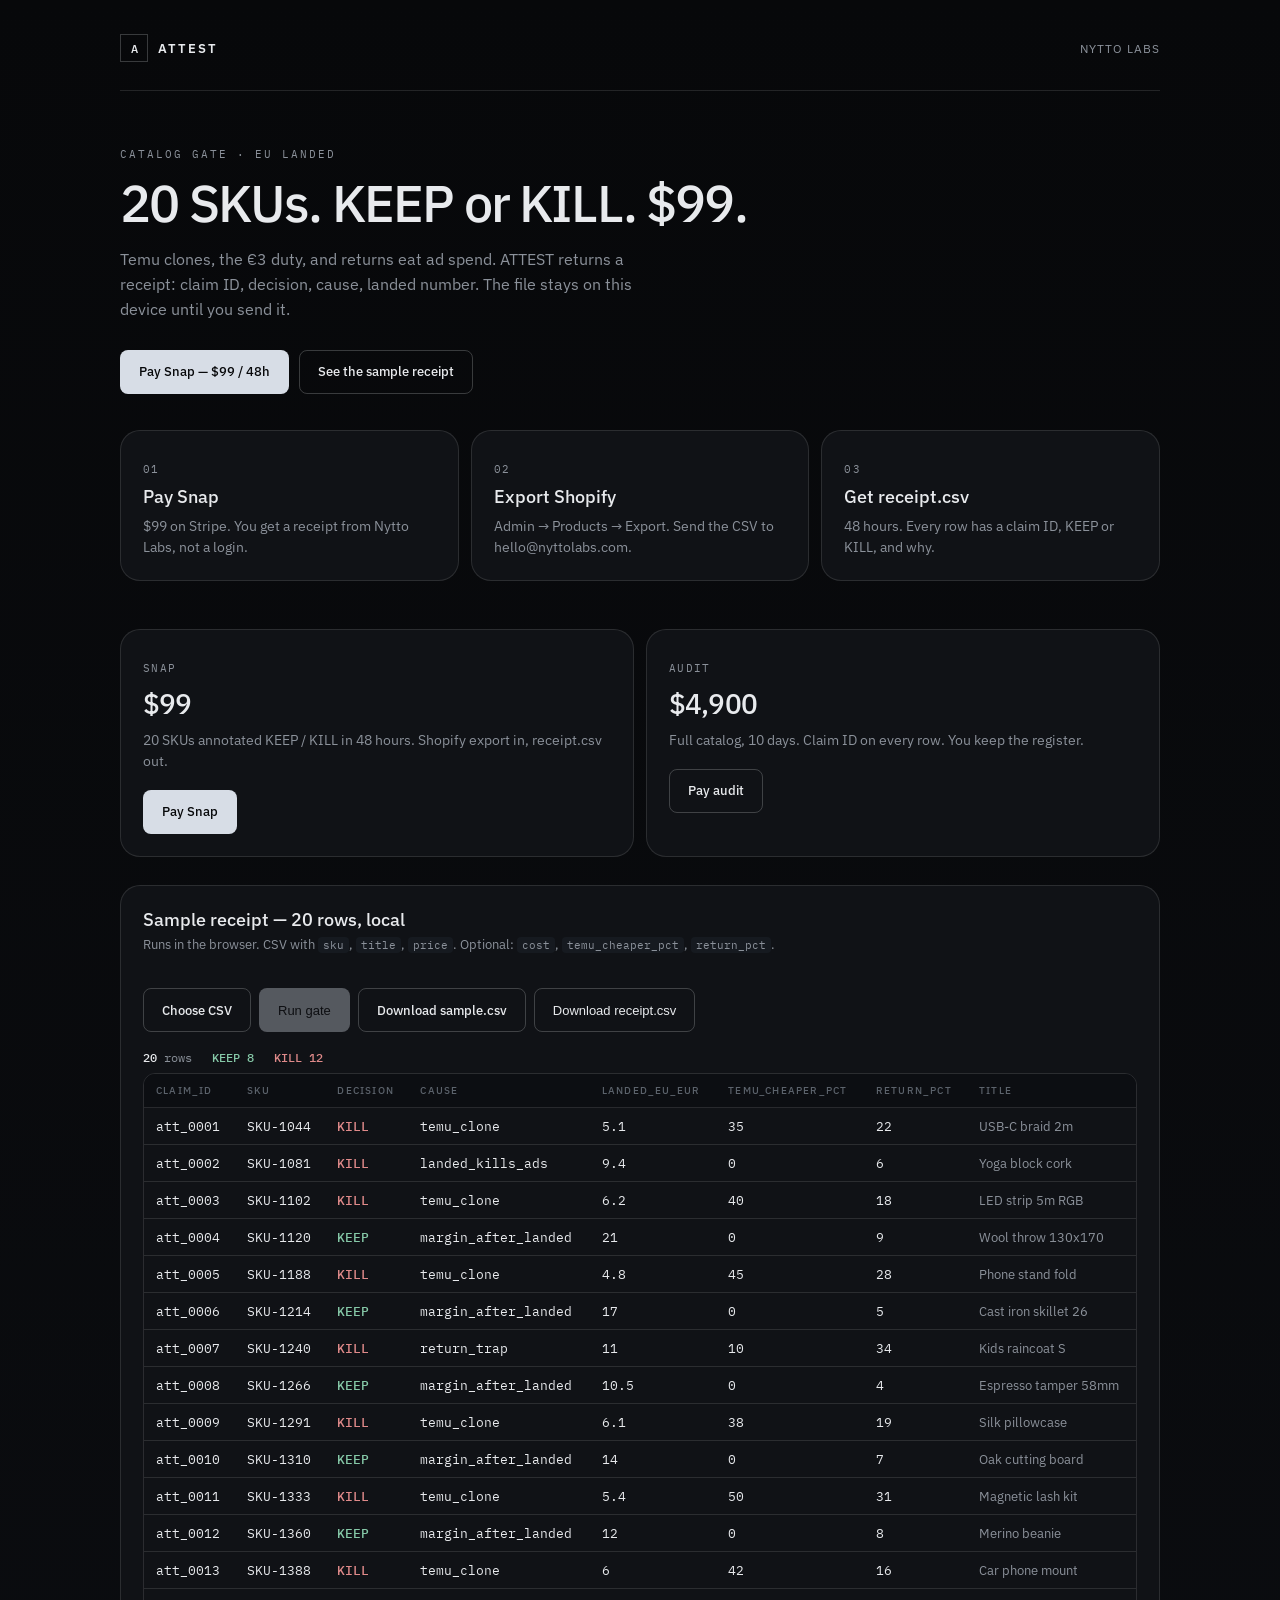
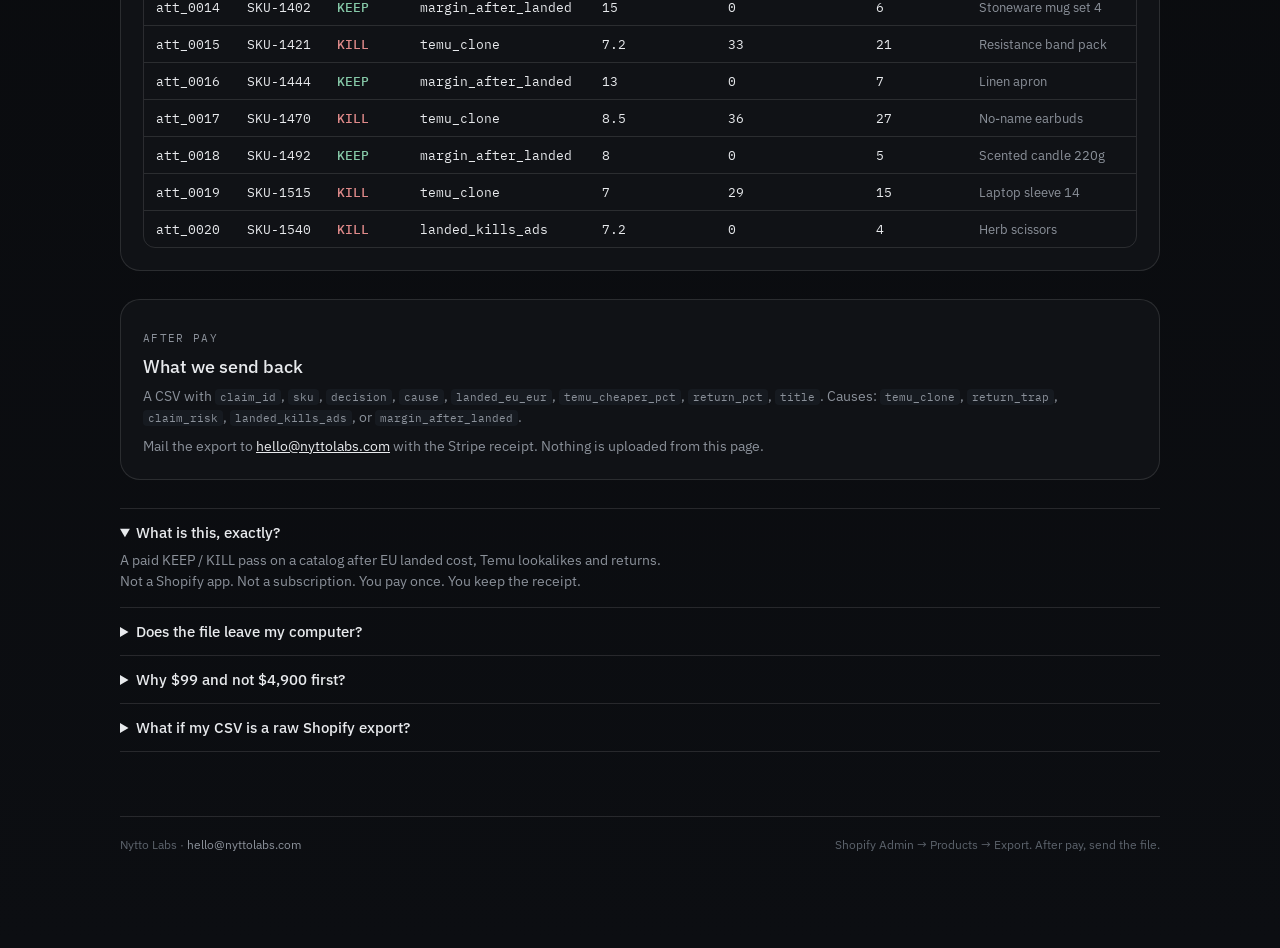
<file: index.html>
<!DOCTYPE html>
<html lang="en">
<head>
  <meta charset="utf-8" />
  <meta name="viewport" content="width=device-width, initial-scale=1" />
  <title>ATTEST — catalog in, receipt out</title>
  <meta name="description" content="20 SKUs KEEP or KILL for $99. Shopify export in, receipt.csv out. Claim ID, decision, cause, landed number." />
  <link rel="icon" href="/logo.png" />
  <link rel="preconnect" href="https://fonts.googleapis.com" />
  <link rel="preconnect" href="https://fonts.gstatic.com" crossorigin />
  <link href="https://fonts.googleapis.com/css2?family=IBM+Plex+Mono:wght@400;500&family=IBM+Plex+Sans:wght@400;500;600&display=swap" rel="stylesheet" />
  <style>
    :root { --bg:#07080a; --elev:#101216; --fg:#e8eaed; --muted:#8b919a; --subtle:#5c636c; --line:color-mix(in oklab, var(--fg) 12%, transparent); --line-strong:color-mix(in oklab, var(--fg) 22%, transparent); --accent:#d7dde6; --accent-fg:#07080a; --keep:#86c9a8; --kill:#e08a8a; --r-sm:8px; --r-md:12px; --r-lg:20px; --font:"IBM Plex Sans",ui-sans-serif,system-ui,sans-serif; --mono:"IBM Plex Mono",ui-monospace,Menlo,monospace; }
    *{box-sizing:border-box;margin:0;padding:0}
    html,body{background:var(--bg);color:var(--fg);font-family:var(--font);min-height:100%}
    body{background-image:linear-gradient(180deg,#07080a 0%,#0c0e12 100%),linear-gradient(var(--line) 1px,transparent 1px),linear-gradient(90deg,var(--line) 1px,transparent 1px);background-size:auto,48px 48px,48px 48px;background-blend-mode:normal,overlay,overlay}
    a{color:var(--fg)}
    button:not(:disabled),[role=button]:not(:disabled){cursor:pointer}
    .wrap{max-width:1080px;margin:0 auto;padding:20px 20px 96px}
    header{display:flex;align-items:center;justify-content:space-between;padding:14px 0 28px;border-bottom:1px solid var(--line)}
    .brand{display:flex;align-items:center;gap:10px;text-decoration:none}
    .mark{width:28px;height:28px;border:1px solid var(--line-strong);display:grid;place-items:center;font-family:var(--mono);font-size:12px;font-weight:500}
    .brand span{font-size:13px;font-weight:600;letter-spacing:.16em}
    .nav{font-size:12px;color:var(--muted);letter-spacing:.08em;text-transform:uppercase}
    .hero{padding:56px 0 8px;max-width:720px}
    .kicker{font-family:var(--mono);font-size:11px;letter-spacing:.18em;text-transform:uppercase;color:var(--muted)}
    h1{margin-top:14px;font-size:clamp(2rem,4.4vw,3.25rem);font-weight:500;letter-spacing:-.035em;line-height:1.08}
    h2{font-size:18px;font-weight:500}
    .lede{margin-top:16px;color:var(--muted);font-size:16px;line-height:1.55;max-width:52ch}
    .actions{display:flex;flex-wrap:wrap;gap:10px;margin-top:28px}
    .btn{display:inline-flex;align-items:center;justify-content:center;min-height:44px;padding:0 18px;border-radius:var(--r-sm);font-size:13px;font-weight:500;text-decoration:none;border:1px solid transparent}
    .btn-primary{background:var(--accent);color:var(--accent-fg)}
    .btn-ghost{background:transparent;color:var(--fg);border-color:var(--line-strong)}
    .btn:disabled{opacity:.35;cursor:not-allowed}
    .thanks{display:none;margin:36px 0 8px}
    body.is-paid .thanks{display:block}
    body.is-paid .hero{display:none}
    body.is-paid a.snap-cta{display:none}
    .thanks-panel{background:var(--elev);border:1px solid var(--line-strong);border-radius:var(--r-lg);padding:28px 24px}
    .thanks-panel h1{margin-top:12px}
    .thanks-steps{display:grid;gap:12px;margin-top:24px;grid-template-columns:repeat(3,1fr)}
    .thanks-steps article{background:#0c0e12;border:1px solid var(--line);border-radius:var(--r-md);padding:18px}
    .thanks-steps h2{margin-top:6px;font-size:16px}
    .thanks-steps p,.thanks-panel .lede{color:var(--muted)}
    .thanks-steps p{margin-top:8px;font-size:14px;line-height:1.5}
    .tag{font-family:var(--mono);font-size:11px;color:var(--muted);letter-spacing:.12em;text-transform:uppercase}
    .paid-note{display:none;margin-top:18px;font-size:13px;color:var(--keep)}
    body.is-paid .card p.paid-note{display:block;color:var(--keep)}
    .receipt-chips{display:flex;flex-wrap:wrap;gap:8px;margin-top:18px}
    .chip{font-family:var(--mono);font-size:11px;letter-spacing:.04em;border:1px solid var(--line);border-radius:999px;padding:5px 10px;color:var(--muted)}
    .chip.KEEP{color:var(--keep);border-color:color-mix(in oklab,var(--keep) 45%,transparent)}
    .chip.KILL{color:var(--kill);border-color:color-mix(in oklab,var(--kill) 45%,transparent)}
    .prices,.steps{display:grid;gap:12px;margin-top:28px}
    .prices{grid-template-columns:1fr 1fr;margin-top:48px}
    .steps{grid-template-columns:repeat(3,1fr)}
    .card{background:var(--elev);border:1px solid var(--line);border-radius:var(--r-lg);padding:22px}
    .card .tag{font-family:var(--mono);font-size:11px;color:var(--muted);letter-spacing:.12em;text-transform:uppercase}
    .card h2.price{margin-top:8px;font-size:28px;font-weight:500;letter-spacing:-.03em}
    .card p{margin-top:8px;color:var(--muted);font-size:14px;line-height:1.5}
    .card .btn{margin-top:18px}
    .gate{margin-top:28px}
    .gate-head{display:flex;flex-wrap:wrap;align-items:flex-end;justify-content:space-between;gap:16px;margin-bottom:18px}
    .gate-head h3{font-size:18px;font-weight:500}
    .gate-head p{color:var(--muted);font-size:13px;margin-top:4px}
    .controls{display:flex;flex-wrap:wrap;gap:8px;align-items:center}
    .file{position:relative;overflow:hidden}
    .file input{position:absolute;inset:0;opacity:0;cursor:pointer}
    .sum{display:flex;gap:20px;flex-wrap:wrap;font-family:var(--mono);font-size:12px;color:var(--muted);margin:16px 0 8px}
    .sum b{color:var(--fg);font-weight:500}
    .table-wrap{overflow-x:auto;margin-top:8px;border:1px solid var(--line);border-radius:var(--r-md)}
    table{width:100%;border-collapse:collapse;font-size:12.5px}
    th,td{text-align:left;padding:10px 12px;border-bottom:1px solid var(--line);vertical-align:top}
    th{color:var(--subtle);font-weight:500;font-size:10px;letter-spacing:.12em;text-transform:uppercase;background:#0c0e12}
    td{font-family:var(--mono);color:var(--fg)}
    td.title{font-family:var(--font);color:var(--muted)}
    tr:last-child td{border-bottom:0}
    .KEEP{color:var(--keep);font-weight:500}
    .KILL{color:var(--kill);font-weight:500}
    code{font-family:var(--mono);font-size:11px;background:#161a20;padding:1px 5px;border-radius:4px}
    .faq{margin-top:28px}
    .faq details{border-top:1px solid var(--line);padding:14px 0}
    .faq details:last-child{border-bottom:1px solid var(--line)}
    .faq summary{cursor:pointer;font-size:15px;font-weight:500}
    .faq details p{margin-top:8px;color:var(--muted);font-size:14px;line-height:1.55;max-width:68ch}
    footer{margin-top:64px;padding-top:20px;border-top:1px solid var(--line);display:flex;flex-wrap:wrap;justify-content:space-between;gap:8px;font-size:12px;color:var(--subtle)}
    footer a{color:var(--muted);text-decoration:none}
    @media (max-width:720px){.prices,.steps,.thanks-steps{grid-template-columns:1fr}.hero{padding-top:36px}}
  </style>
</head>
<body>
  <div class="wrap">
    <header>
      <a class="brand" href="/"><div class="mark" aria-hidden="true">A</div><span>ATTEST</span></a>
      <p class="nav">Nytto Labs</p>
    </header>
    <section class="thanks" id="thanks" hidden>
      <article class="thanks-panel">
        <p class="kicker">Snap paid · $99</p>
        <h1>Payment received. Now send the catalog.</h1>
        <p class="lede">Stripe has the charge. We do not have your SKUs until you email the export. 48 hours starts when the file arrives.</p>
        <div class="thanks-steps">
          <article>
            <p class="tag">01</p>
            <h2>Export Shopify — ≤20 SKUs</h2>
            <p>Admin → Products → Export. Snap is 20 rows. Extra SKUs wait for Audit.</p>
          </article>
          <article>
            <p class="tag">02</p>
            <h2>Email hello@nyttolabs.com</h2>
            <p>Send the CSV plus your Stripe receipt. Nothing uploads from this page.</p>
          </article>
          <article>
            <p class="tag">03</p>
            <h2>Get the KEEP / KILL receipt</h2>
            <p>48h turnaround. receipt.csv back: claim ID, decision, cause, landed EU number.</p>
          </article>
        </div>
        <div class="receipt-chips" aria-label="What you get back">
          <span class="chip">claim_id</span>
          <span class="chip KEEP">KEEP</span>
          <span class="chip KILL">KILL</span>
          <span class="chip">cause</span>
          <span class="chip">landed_eu_eur</span>
        </div>
        <div class="actions">
          <a class="btn btn-primary" href="mailto:hello@nyttolabs.com?subject=ATTEST%20Snap%20export&amp;body=Stripe%20receipt%20attached%20or%20forwarded.%0A%0AShopify%20CSV%20attached%20(%E2%89%A420%20SKUs).">Email hello@nyttolabs.com</a>
          <a class="btn btn-ghost" href="#gate">See the sample receipt</a>
        </div>
      </article>
    </section>
    <section class="hero" id="hero">
      <p class="kicker">Catalog gate · EU landed</p>
      <h1>20 SKUs. KEEP or KILL. $99.</h1>
      <p class="lede">Temu clones, the €3 duty, and returns eat ad spend. ATTEST returns a receipt: claim ID, decision, cause, landed number. The file stays on this device until you send it.</p>
      <div class="actions">
        <a class="btn btn-primary snap-cta" href="https://buy.stripe.com/fZu4gy0LDbVcdOUfHv8og0F">Pay Snap — $99 / 48h</a>
        <a class="btn btn-ghost" href="#gate">See the sample receipt</a>
      </div>
    </section>
    <section class="steps">
      <article class="card"><p class="tag">01</p><h2 style="margin-top:8px">Pay Snap</h2><p>$99 on Stripe. You get a receipt from Nytto Labs, not a login.</p></article>
      <article class="card"><p class="tag">02</p><h2 style="margin-top:8px">Export Shopify</h2><p>Admin → Products → Export. Send the CSV to hello@nyttolabs.com.</p></article>
      <article class="card"><p class="tag">03</p><h2 style="margin-top:8px">Get receipt.csv</h2><p>48 hours. Every row has a claim ID, KEEP or KILL, and why.</p></article>
    </section>
    <section class="prices">
      <article class="card"><p class="tag">Snap</p><h2 class="price">$99</h2><p>20 SKUs annotated KEEP / KILL in 48 hours. Shopify export in, receipt.csv out.</p><a class="btn btn-primary snap-cta" href="https://buy.stripe.com/fZu4gy0LDbVcdOUfHv8og0F">Pay Snap</a><p class="paid-note">Paid. Email the export to hello@nyttolabs.com.</p></article>
      <article class="card"><p class="tag">Audit</p><h2 class="price">$4,900</h2><p>Full catalog, 10 days. Claim ID on every row. You keep the register.</p><a class="btn btn-ghost" href="https://buy.stripe.com/aFa3cu9i9cZg4ekeDr8og0G">Pay audit</a></article>
    </section>
    <section class="card gate" id="gate">
      <div class="gate-head">
        <div>
          <h3>Sample receipt — 20 rows, local</h3>
          <p>Runs in the browser. CSV with <code>sku</code>, <code>title</code>, <code>price</code>. Optional: <code>cost</code>, <code>temu_cheaper_pct</code>, <code>return_pct</code>.</p>
        </div>
        <div class="controls">
          <label class="btn btn-ghost file">Choose CSV<input id="file" type="file" accept=".csv,text/csv" /></label>
          <button type="button" class="btn btn-primary" id="run" disabled>Run gate</button>
          <a class="btn btn-ghost" href="/sample.csv">Download sample.csv</a>
          <button type="button" class="btn btn-ghost" id="dl" disabled>Download receipt.csv</button>
        </div>
      </div>
      <div class="sum" id="sum"></div>
      <div class="table-wrap" id="out"></div>
    </section>
    <section class="card faq" style="margin-top:28px">
      <p class="tag">After pay</p>
      <h2 style="margin-top:8px">What we send back</h2>
      <p>A CSV with <code>claim_id</code>, <code>sku</code>, <code>decision</code>, <code>cause</code>, <code>landed_eu_eur</code>, <code>temu_cheaper_pct</code>, <code>return_pct</code>, <code>title</code>. Causes: <code>temu_clone</code>, <code>return_trap</code>, <code>claim_risk</code>, <code>landed_kills_ads</code>, or <code>margin_after_landed</code>.</p>
      <p>Mail the export to <a href="mailto:hello@nyttolabs.com">hello@nyttolabs.com</a> with the Stripe receipt. Nothing is uploaded from this page.</p>
    </section>
    <section class="faq">
      <details open><summary>What is this, exactly?</summary><p>A paid KEEP / KILL pass on a catalog after EU landed cost, Temu lookalikes and returns. Not a Shopify app. Not a subscription. You pay once. You keep the receipt.</p></details>
      <details><summary>Does the file leave my computer?</summary><p>Not from this page. The sample and your upload run in the browser. After you pay, you choose to email the export. That is the only transfer.</p></details>
      <details><summary>Why $99 and not $4,900 first?</summary><p>Snap is 20 rows so you see the format before a full catalog. Audit is the same columns on every SKU plus a decision log you keep.</p></details>
      <details><summary>What if my CSV is a raw Shopify export?</summary><p>We map <code>Variant SKU</code>, <code>Title</code>, <code>Variant Price</code>, <code>Cost per item</code>. Extra columns are ignored. Missing cost is treated as 0 and the duty still applies.</p></details>
    </section>
    <footer>
      <p>Nytto Labs · <a href="mailto:hello@nyttolabs.com">hello@nyttolabs.com</a></p>
      <p>Shopify Admin → Products → Export. After pay, send the file.</p>
    </footer>
  </div>
  <script>
    (function paidState(){
      const path = (location.pathname || "/").replace(/\/+$/, "") || "/";
      const paid = new URLSearchParams(location.search).get("paid") === "1" || path === "/thanks";
      if (!paid) return;
      document.body.classList.add("is-paid");
      document.title = "ATTEST — paid. Send the CSV.";
      const panel = document.getElementById("thanks");
      if (panel) panel.removeAttribute("hidden");
    })();
    const DEMO = `sku,title,price,cost,temu_cheaper_pct,return_pct\nSKU-1044,USB-C braid 2m,9.90,2.10,35,22\nSKU-1081,Yoga block cork,19.00,6.40,0,6\nSKU-1102,LED strip 5m RGB,12.90,3.20,40,18\nSKU-1120,Wool throw 130x170,59.00,18.00,0,9\nSKU-1188,Phone stand fold,8.90,1.80,45,28\nSKU-1214,Cast iron skillet 26,39.00,14.00,0,5\nSKU-1240,Kids raincoat S,29.00,8.00,10,34\nSKU-1266,Espresso tamper 58mm,24.00,7.50,0,4\nSKU-1291,Silk pillowcase,14.90,3.10,38,19\nSKU-1310,Oak cutting board,32.00,11.00,0,7\nSKU-1333,Magnetic lash kit,11.90,2.40,50,31\nSKU-1360,Merino beanie,28.00,9.00,0,8\nSKU-1388,Car phone mount,13.90,3.00,42,16\nSKU-1402,Stoneware mug set 4,34.00,12.00,0,6\nSKU-1421,Resistance band pack,16.90,4.20,33,21\nSKU-1444,Linen apron,29.00,10.00,0,7\nSKU-1470,No-name earbuds,22.00,5.50,36,27\nSKU-1492,Scented candle 220g,18.00,5.00,0,5\nSKU-1515,Laptop sleeve 14,15.90,4.00,29,15\nSKU-1540,Herb scissors,14.00,4.20,0,4`;
    let lastRows = [];
    function esc(s){return String(s).replace(/[&<>"']/g,c=>({"&":"&amp;","<":"&lt;",">":"&gt;",'"':'&quot;',"'":"&#39;"}[c]));}
    function splitLine(line){const out=[];let cur="";let q=false;for(const ch of line){if(ch==='"')q=!q;else if(ch===","&&!q){out.push(cur);cur="";}else cur+=ch;}out.push(cur);return out;}
    function parseCsv(text){const lines=text.replace(/^\uFEFF/,"").trim().split(/\r?\n/);const head=splitLine(lines[0]).map(h=>h.trim().toLowerCase());return lines.slice(1).filter(Boolean).map(line=>{const cells=splitLine(line);const o={};head.forEach((h,i)=>o[h]=(cells[i]||"").trim());return o;});}
    function pick(row,keys){for(const k of keys){if(row[k]!=null&&String(row[k]).trim()!=="")return row[k];}return "";}
    function num(v){const n=parseFloat(String(v).replace(",","."));return Number.isFinite(n)?n:0;}
    function gate(row,i){const price=num(pick(row,["price","variant price","unit_price","amount"]));const cost=num(pick(row,["cost","cost per item","cogs"]));const temu=num(row.temu_cheaper_pct||(String(row.temu_hit||"").toLowerCase()==="yes"?30:0));const ret=num(pick(row,["return_pct","est_return_pct"]));const landed=+(cost+3).toFixed(2);const title=String(pick(row,["title","name"])).toLowerCase();const risky=/silk|lash|mercury|miracle|cure/.test(title);const adsDead=price>0&&(landed+price*(ret/100))>price*0.55;let decision="KEEP",cause="margin_after_landed";if(temu>=25){decision="KILL";cause="temu_clone";}else if(ret>=25){decision="KILL";cause="return_trap";}else if(risky){decision="KILL";cause="claim_risk";}else if(adsDead){decision="KILL";cause="landed_kills_ads";}return{claim_id:"att_"+String(i+1).padStart(4,"0"),sku:pick(row,["sku","variant sku","handle"])||("ROW-"+(i+1)),title:pick(row,["title","name"]),price,cost,landed_eu_eur:landed,duty_eur:3,temu_cheaper_pct:temu,return_pct:ret,decision,cause};}
    function render(rows){lastRows=rows;const keep=rows.filter(r=>r.decision==="KEEP").length;document.getElementById("sum").innerHTML=`<span><b>${rows.length}</b> rows</span><span class="KEEP">KEEP ${keep}</span><span class="KILL">KILL ${rows.length-keep}</span>`;document.getElementById("dl").disabled=rows.length===0;const head=["claim_id","sku","decision","cause","landed_eu_eur","temu_cheaper_pct","return_pct","title"];document.getElementById("out").innerHTML="<table><thead><tr>"+head.map(h=>`<th>${esc(h)}</th>`).join("")+"</tr></thead><tbody>"+rows.map(r=>"<tr>"+head.map(h=>`<td class="${h==="decision"?r.decision:h==="title"?"title":""}">${esc(r[h]??"")}</td>`).join("")+"</tr>").join("")+"</tbody></table>";}
    function runText(text){const raw=parseCsv(text);if(!raw.length){alert("Empty file or missing header row.");return;}render(raw.map(gate));}
    document.getElementById("file").addEventListener("change",e=>{document.getElementById("run").disabled=!e.target.files[0];});
    document.getElementById("run").addEventListener("click",()=>{const f=document.getElementById("file").files[0];if(!f)return;const reader=new FileReader();reader.onload=()=>runText(String(reader.result));reader.readAsText(f);});
    runText(DEMO);
    document.getElementById("dl").addEventListener("click",()=>{const head=Object.keys(lastRows[0]);const csv=[head.join(",")].concat(lastRows.map(r=>head.map(h=>`"${String(r[h]).replace(/"/g,'""')}"`).join(","))).join("\n");const a=document.createElement("a");a.href=URL.createObjectURL(new Blob([csv],{type:"text/csv"}));a.download="attest-receipt.csv";a.click();});
  </script>
</body>
</html>
</file>
